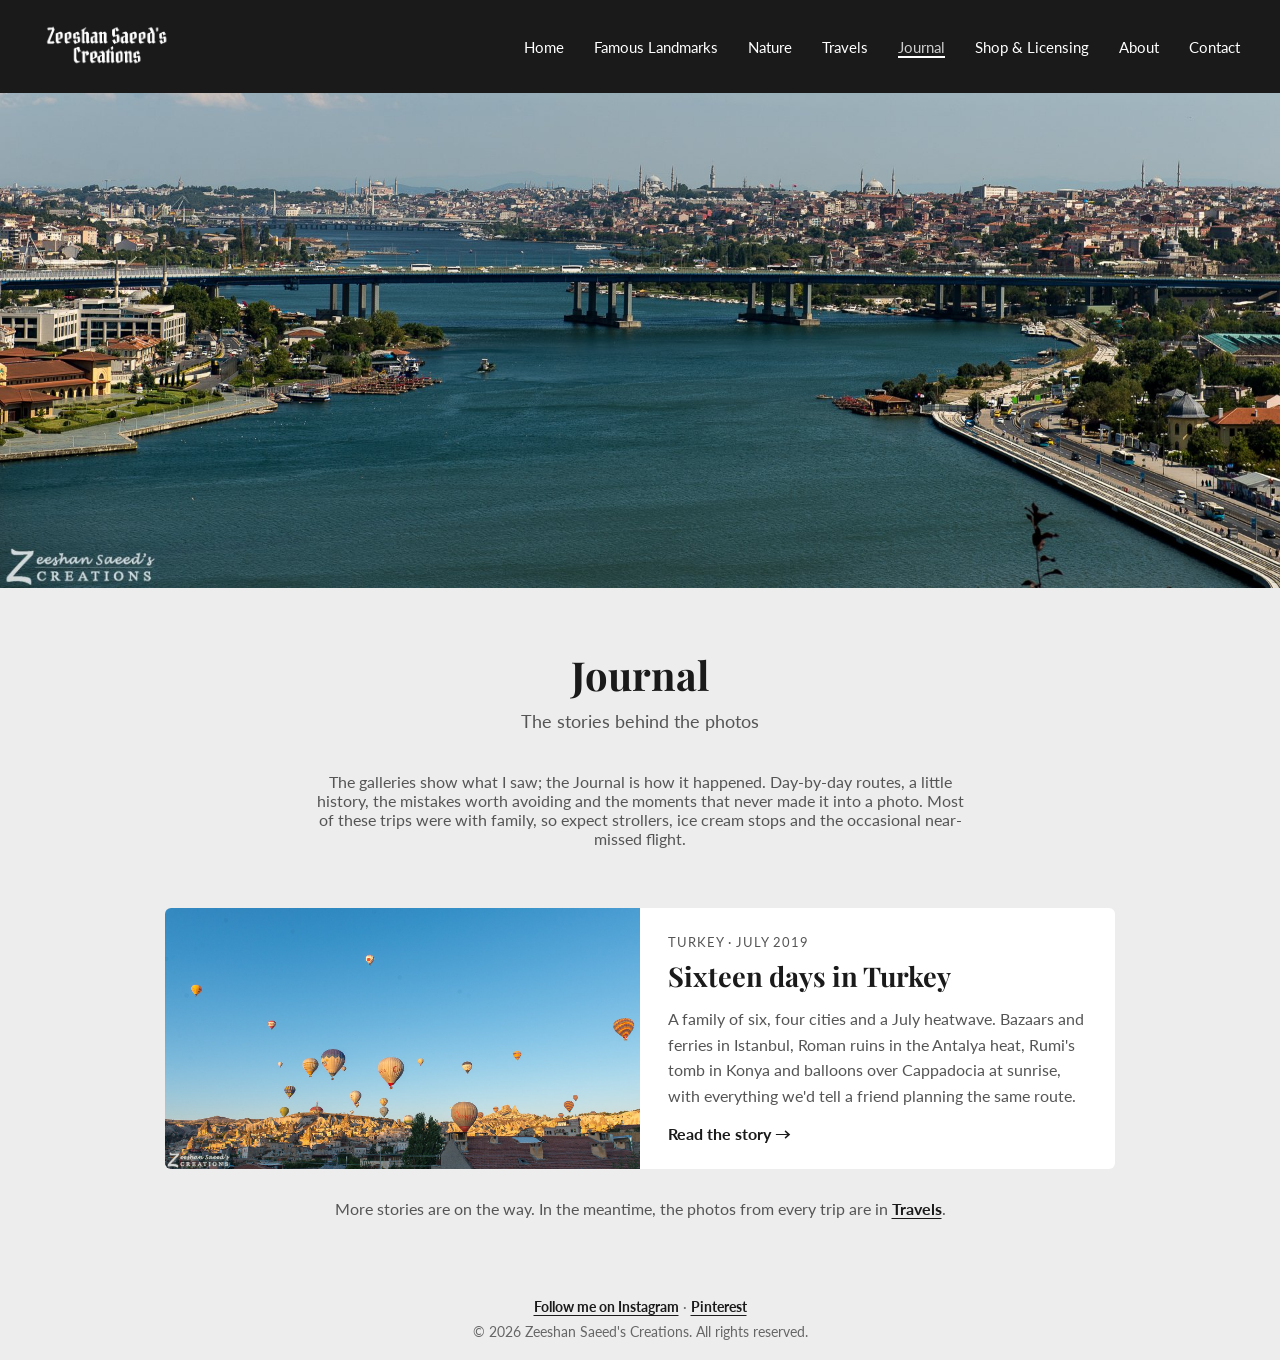
<file: journal.html>
<!DOCTYPE html>
<html lang="en">
<head>
  <meta charset="UTF-8">
  <meta name="viewport" content="width=device-width, initial-scale=1">
  <title>Travel Journal: Trip Stories &amp; Photos | Zeeshan Saeed</title>
  <link rel="canonical" href="https://zeeshansaeedcreations.com/journal.html">
  <link rel="icon" type="image/png" href="images/logo_black_transparent.png">
  <meta name="description" content="Travel stories from Zeeshan Saeed's trips: day-by-day routes, history, family travel tips and the photos behind each gallery.">
  <meta property="og:type" content="website">
  <meta property="og:site_name" content="Zeeshan Saeed's Creations">
  <meta property="og:title" content="Travel Journal: Trip Stories &amp; Photos | Zeeshan Saeed">
  <meta property="og:description" content="Travel stories from Zeeshan Saeed's trips: day-by-day routes, history, family travel tips and the photos behind each gallery.">
  <meta property="og:url" content="https://zeeshansaeedcreations.com/journal.html">
  <meta property="og:image" content="https://zeeshansaeedcreations.com/images/travels/turkey/turkey-28.jpg">
  <meta name="twitter:card" content="summary_large_image">
  <link rel="preconnect" href="https://fonts.googleapis.com">
  <link href="https://fonts.googleapis.com/css2?family=Playfair+Display:wght@600;700&family=Lato:wght@400;700&display=swap" rel="stylesheet">
  <link rel="preload" as="image" href="images/travels/turkey/turkey-11.jpg" fetchpriority="high">
  <link rel="stylesheet" href="style.css">
  <!-- GoatCounter: private page-view stats (no cookies, invisible to visitors) -->
  <script data-goatcounter="https://zeeshansaeed.goatcounter.com/count" async src="//gc.zgo.at/count.js"></script>
</head>
<body>

<header class="navbar" id="home">
  <div class="logo"><img src="images/logo_white_transparent.png" alt="Zeeshan Saeed's Creations logo"></div>
  <nav aria-label="Main">
    <button type="button" class="hamburger" id="hamburgerBtn" aria-label="Menu" aria-expanded="false" aria-controls="primary-menu"><span aria-hidden="true">&#9776;</span></button>
    <ul class="nav-links" id="primary-menu">
      <li><a href="/">Home</a></li>
      <li><a href="famous-landmark.html">Famous Landmarks</a></li>
      <li><a href="nature.html">Nature</a></li>
      <li class="dropdown">
        <a href="travels.html">Travels</a>
        <ul class="dropdown-menu">
          <li><a href="turkey.html">Turkey</a></li>
          <li><a href="prague.html">Prague</a></li>
          <li><a href="amsterdam.html">Amsterdam</a></li>
          <li><a href="bruges.html">Bruges</a></li>
          <li><a href="paris.html">Paris</a></li>
          <li><a href="helsinki.html">Helsinki</a></li>
          <li><a href="tallinn.html">Tallinn</a></li>
        </ul>
      </li>
      <li><a href="journal.html" class="active">Journal</a></li>
      <li><a href="shop.html">Shop &amp; Licensing</a></li>
      <li><a href="/#about">About</a></li>
      <li><a href="/#contact">Contact</a></li>
    </ul>
  </nav>
</header>

<main>
  <section class="hero hero-short" style="background-image: url('images/travels/turkey/turkey-11.jpg');"></section>

  <section class="intro">
    <h1>Journal</h1>
    <p>The stories behind the photos</p>
  </section>

  <section class="about">
    <p>The galleries show what I saw; the Journal is how it happened. Day-by-day routes, a little history, the mistakes worth avoiding and the moments that never made it into a photo. Most of these trips were with family, so expect strollers, ice cream stops and the occasional near-missed flight.</p>
  </section>

  <!-- Journal stories, newest first. To add one: copy a <li class="post-card"> block and change the link, photo and text. -->
  <ul class="post-list">
    <li class="post-card">
      <div class="post-card-photo">
        <img src="images/travels/turkey/turkey-28.jpg" alt="" loading="lazy" decoding="async">
      </div>
      <div class="post-card-body">
        <p class="post-eyebrow">Turkey · July 2019</p>
        <h2><a href="journal-turkey.html">Sixteen days in Turkey</a></h2>
        <p class="post-card-teaser">A family of six, four cities and a July heatwave. Bazaars and ferries in Istanbul, Roman ruins in the Antalya heat, Rumi's tomb in Konya and balloons over Cappadocia at sunrise, with everything we'd tell a friend planning the same route.</p>
        <p class="city-card-meta">Read the story <span aria-hidden="true">&rarr;</span></p>
      </div>
    </li>
  </ul>

  <p class="journal-more">More stories are on the way. In the meantime, the photos from every trip are in <a href="travels.html">Travels</a>.</p>
</main>

<footer>
  <p class="footer-social"><a href="https://www.instagram.com/zeeshansaeed80/" target="_blank" rel="noopener">Follow me on Instagram<span class="visually-hidden"> (opens in a new tab)</span></a> &middot; <a href="https://www.pinterest.com/zeeshansaeedffl/" target="_blank" rel="noopener">Pinterest<span class="visually-hidden"> (opens in a new tab)</span></a></p>
  <p>&copy; 2026 Zeeshan Saeed's Creations. All rights reserved.</p>
</footer>

<script src="script.js"></script>
</body>
</html>
</file>
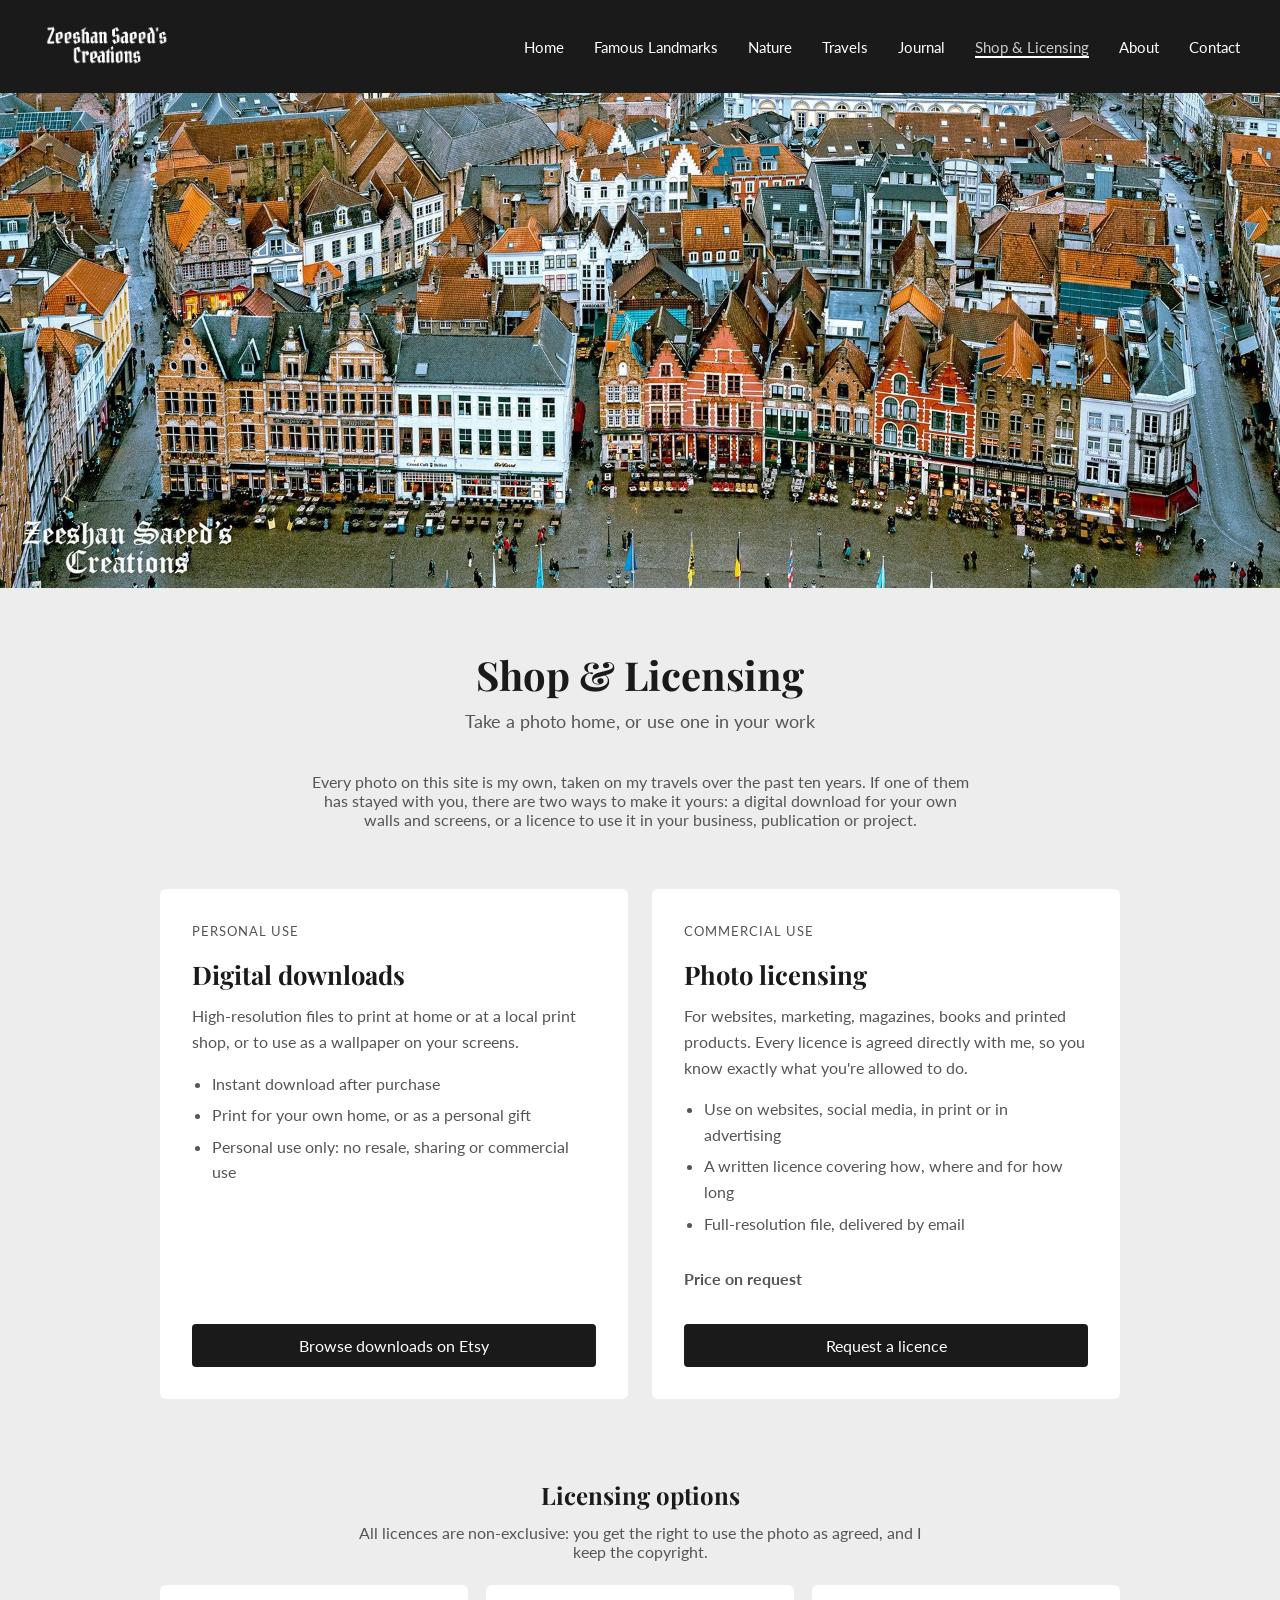
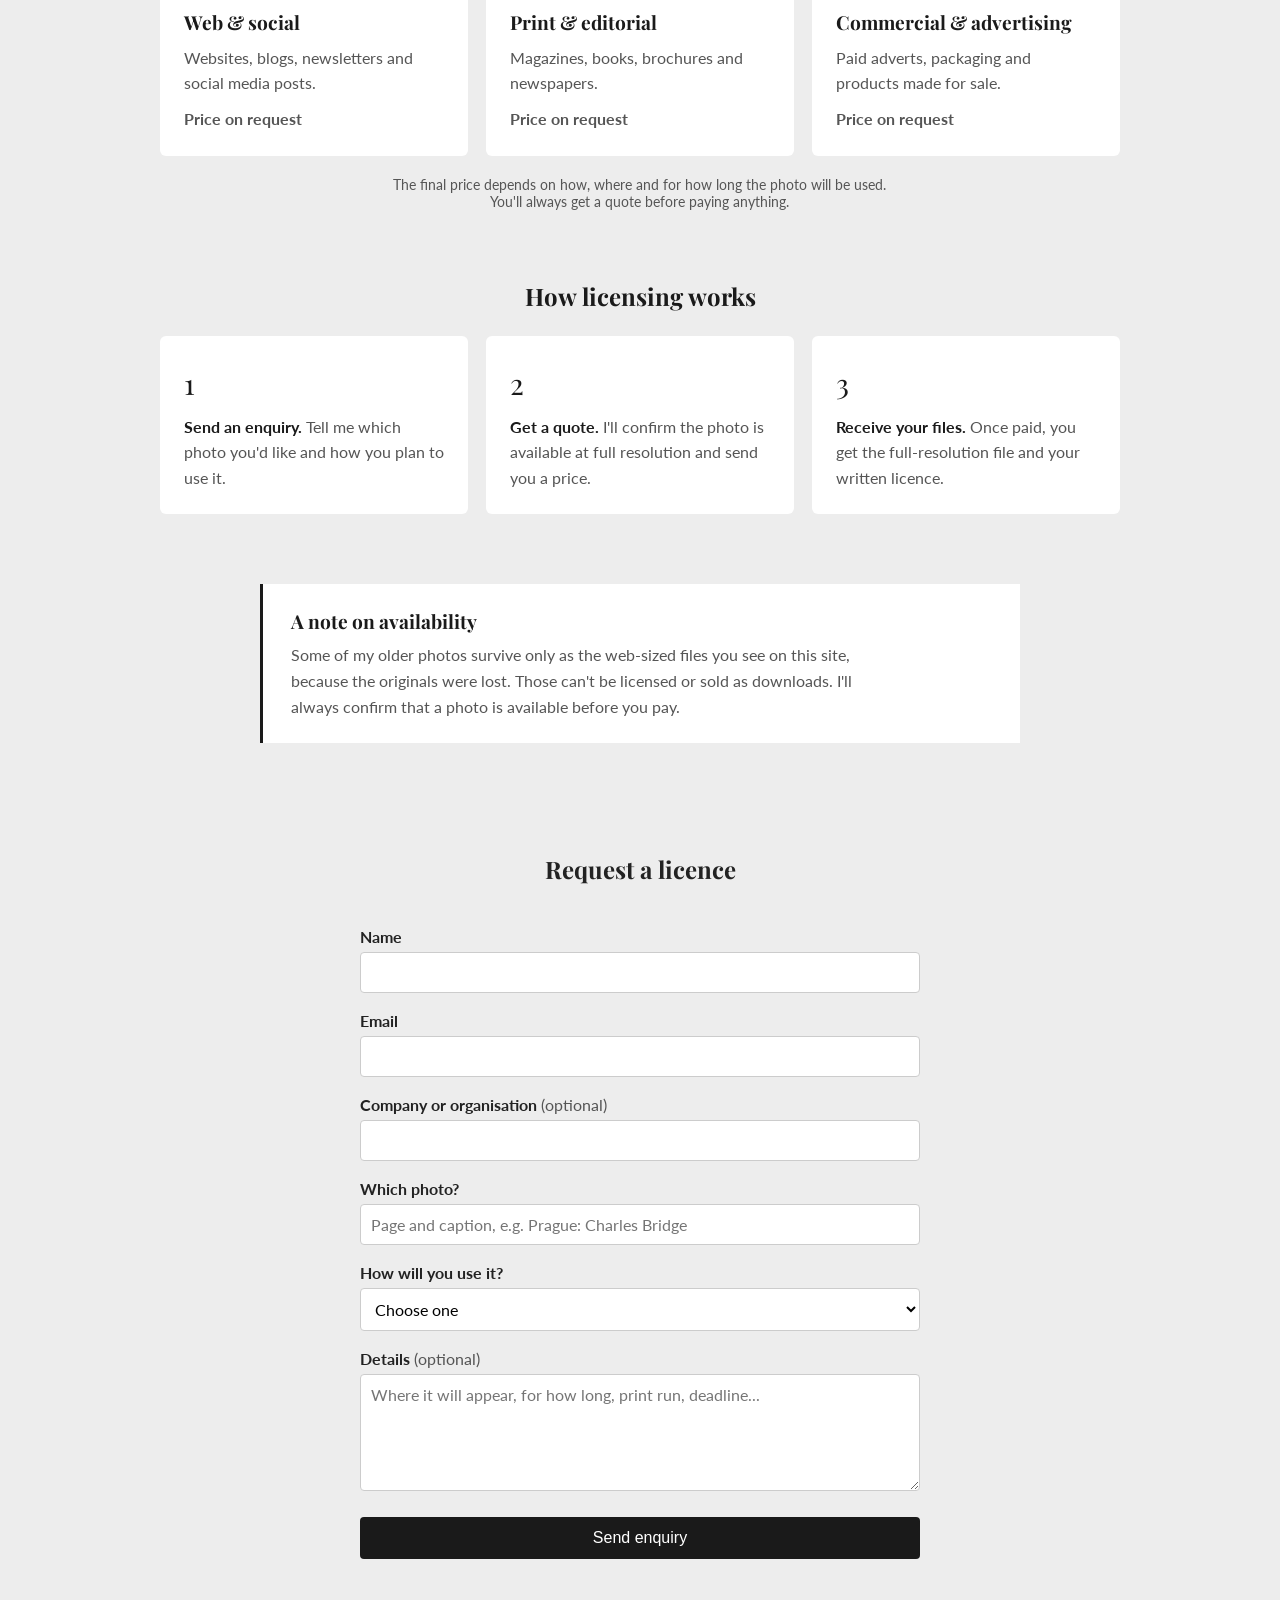
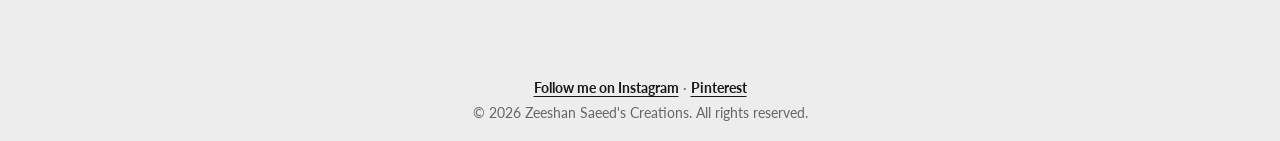
<file: shop.html>
<!DOCTYPE html>
<html lang="en">
<head>
  <meta charset="UTF-8">
  <meta name="viewport" content="width=device-width, initial-scale=1">
  <title>Travel Photo Downloads &amp; Licensing | Zeeshan Saeed</title>
  <link rel="canonical" href="https://zeeshansaeedcreations.com/shop.html">
  <link rel="icon" type="image/png" href="images/logo_black_transparent.png">
  <meta name="description" content="Buy travel and landmark photo downloads for personal use, or request a licence for web, print and advertising. Prices on request. By Zeeshan Saeed.">
  <meta property="og:type" content="website">
  <meta property="og:site_name" content="Zeeshan Saeed's Creations">
  <meta property="og:title" content="Travel Photo Downloads &amp; Licensing | Zeeshan Saeed">
  <meta property="og:description" content="Buy travel and landmark photo downloads for personal use, or request a licence for web, print and advertising. Prices on request. By Zeeshan Saeed.">
  <meta property="og:url" content="https://zeeshansaeedcreations.com/shop.html">
  <meta property="og:image" content="https://zeeshansaeedcreations.com/images/famous-landmark/famous-landmark-hero.jpg">
  <meta name="twitter:card" content="summary_large_image">
  <link rel="preconnect" href="https://fonts.googleapis.com">
  <link href="https://fonts.googleapis.com/css2?family=Playfair+Display:wght@600;700&family=Lato:wght@400;700&display=swap" rel="stylesheet">
  <link rel="preload" as="image" href="images/famous-landmark/famous-landmark-hero.jpg" fetchpriority="high">
  <link rel="stylesheet" href="style.css">
  <!-- GoatCounter: private page-view stats (no cookies, invisible to visitors) -->
  <script data-goatcounter="https://zeeshansaeed.goatcounter.com/count" async src="//gc.zgo.at/count.js"></script>
</head>
<body>

<header class="navbar" id="home">
  <div class="logo"><img src="images/logo_white_transparent.png" alt="Zeeshan Saeed's Creations logo"></div>
  <nav aria-label="Main">
    <button type="button" class="hamburger" id="hamburgerBtn" aria-label="Menu" aria-expanded="false" aria-controls="primary-menu"><span aria-hidden="true">&#9776;</span></button>
    <ul class="nav-links" id="primary-menu">
      <li><a href="/">Home</a></li>
      <li><a href="famous-landmark.html">Famous Landmarks</a></li>
      <li><a href="nature.html">Nature</a></li>
      <li class="dropdown">
        <a href="travels.html">Travels</a>
        <ul class="dropdown-menu">
          <li><a href="turkey.html">Turkey</a></li>
          <li><a href="prague.html">Prague</a></li>
          <li><a href="amsterdam.html">Amsterdam</a></li>
          <li><a href="bruges.html">Bruges</a></li>
          <li><a href="paris.html">Paris</a></li>
          <li><a href="helsinki.html">Helsinki</a></li>
          <li><a href="tallinn.html">Tallinn</a></li>
        </ul>
      </li>
      <li><a href="journal.html">Journal</a></li>
      <li><a href="shop.html" class="active">Shop &amp; Licensing</a></li>
      <li><a href="/#about">About</a></li>
      <li><a href="/#contact">Contact</a></li>
    </ul>
  </nav>
</header>

<main>
  <section class="hero hero-short" style="background-image: url('images/famous-landmark/famous-landmark-hero.jpg');"></section>

  <section class="intro">
    <h1>Shop &amp; Licensing</h1>
    <p>Take a photo home, or use one in your work</p>
  </section>

  <section class="about">
    <p>Every photo on this site is my own, taken on my travels over the past ten years. If one of them has stayed with you, there are two ways to make it yours: a digital download for your own walls and screens, or a licence to use it in your business, publication or project.</p>
  </section>

  <!-- Two paths: personal use (Etsy) and commercial use (direct licence) -->
  <section class="shop-options">
    <article class="shop-card">
      <p class="shop-eyebrow">Personal use</p>
      <h2>Digital downloads</h2>
      <p>High-resolution files to print at home or at a local print shop, or to use as a wallpaper on your screens.</p>
      <ul>
        <li>Instant download after purchase</li>
        <li>Print for your own home, or as a personal gift</li>
        <li>Personal use only: no resale, sharing or commercial use</li>
      </ul>
      <a class="shop-button" href="https://www.etsy.com/shop/ZeeshanSaeedStudio" target="_blank" rel="noopener">Browse downloads on Etsy<span class="visually-hidden"> (opens in a new tab)</span></a>
    </article>

    <article class="shop-card">
      <p class="shop-eyebrow">Commercial use</p>
      <h2>Photo licensing</h2>
      <p>For websites, marketing, magazines, books and printed products. Every licence is agreed directly with me, so you know exactly what you're allowed to do.</p>
      <ul>
        <li>Use on websites, social media, in print or in advertising</li>
        <li>A written licence covering how, where and for how long</li>
        <li>Full-resolution file, delivered by email</li>
      </ul>
      <p class="shop-price">Price on request</p>
      <a class="shop-button" href="#licence-enquiry">Request a licence</a>
    </article>
  </section>

  <section class="shop-section">
    <h2>Licensing options</h2>
    <p class="shop-section-intro">All licences are non-exclusive: you get the right to use the photo as agreed, and I keep the copyright.</p>
    <div class="tier-grid">
      <div class="tier">
        <h3>Web &amp; social</h3>
        <p>Websites, blogs, newsletters and social media posts.</p>
        <p class="shop-price">Price on request</p>
      </div>
      <div class="tier">
        <h3>Print &amp; editorial</h3>
        <p>Magazines, books, brochures and newspapers.</p>
        <p class="shop-price">Price on request</p>
      </div>
      <div class="tier">
        <h3>Commercial &amp; advertising</h3>
        <p>Paid adverts, packaging and products made for sale.</p>
        <p class="shop-price">Price on request</p>
      </div>
    </div>
    <p class="shop-fineprint">The final price depends on how, where and for how long the photo will be used. You'll always get a quote before paying anything.</p>
  </section>

  <section class="shop-section">
    <h2>How licensing works</h2>
    <ol class="shop-steps">
      <li><strong>Send an enquiry.</strong> Tell me which photo you'd like and how you plan to use it.</li>
      <li><strong>Get a quote.</strong> I'll confirm the photo is available at full resolution and send you a price.</li>
      <li><strong>Receive your files.</strong> Once paid, you get the full-resolution file and your written licence.</li>
    </ol>
  </section>

  <section class="shop-section">
    <div class="shop-note">
      <h3>A note on availability</h3>
      <p>Some of my older photos survive only as the web-sized files you see on this site, because the originals were lost. Those can't be licensed or sold as downloads. I'll always confirm that a photo is available before you pay.</p>
    </div>
  </section>

  <section class="contact" id="licence-enquiry">
    <h2>Request a licence</h2>
    <form id="contact-form" action="https://formspree.io/f/mbgjoqop" method="POST">
      <input type="hidden" name="_subject" value="Licensing enquiry - Zeeshan Saeed's Creations">
      <input type="text" name="_gotcha" tabindex="-1" autocomplete="off" aria-hidden="true">

      <label for="name">Name</label>
      <input type="text" id="name" name="name" required>

      <label for="email">Email</label>
      <input type="email" id="email" name="email" required>

      <label for="company">Company or organisation <span class="optional">(optional)</span></label>
      <input type="text" id="company" name="company">

      <label for="photo">Which photo?</label>
      <input type="text" id="photo" name="photo" placeholder="Page and caption, e.g. Prague: Charles Bridge" required>

      <label for="usage">How will you use it?</label>
      <select id="usage" name="usage" required>
        <option value="" disabled selected>Choose one</option>
        <option>Website or social media</option>
        <option>Print or editorial</option>
        <option>Advertising or products for sale</option>
        <option>Not sure yet</option>
      </select>

      <label for="details">Details <span class="optional">(optional)</span></label>
      <textarea id="details" name="details" rows="5" placeholder="Where it will appear, for how long, print run, deadline..."></textarea>

      <button type="submit">Send enquiry</button>

      <p id="form-status" class="form-status" role="status" aria-live="polite"></p>
    </form>
  </section>
</main>

<footer>
  <p class="footer-social"><a href="https://www.instagram.com/zeeshansaeed80/" target="_blank" rel="noopener">Follow me on Instagram<span class="visually-hidden"> (opens in a new tab)</span></a> &middot; <a href="https://www.pinterest.com/zeeshansaeedffl/" target="_blank" rel="noopener">Pinterest<span class="visually-hidden"> (opens in a new tab)</span></a></p>
  <p>&copy; 2026 Zeeshan Saeed's Creations. All rights reserved.</p>
</footer>

<script src="script.js"></script>
</body>
</html>
</file>
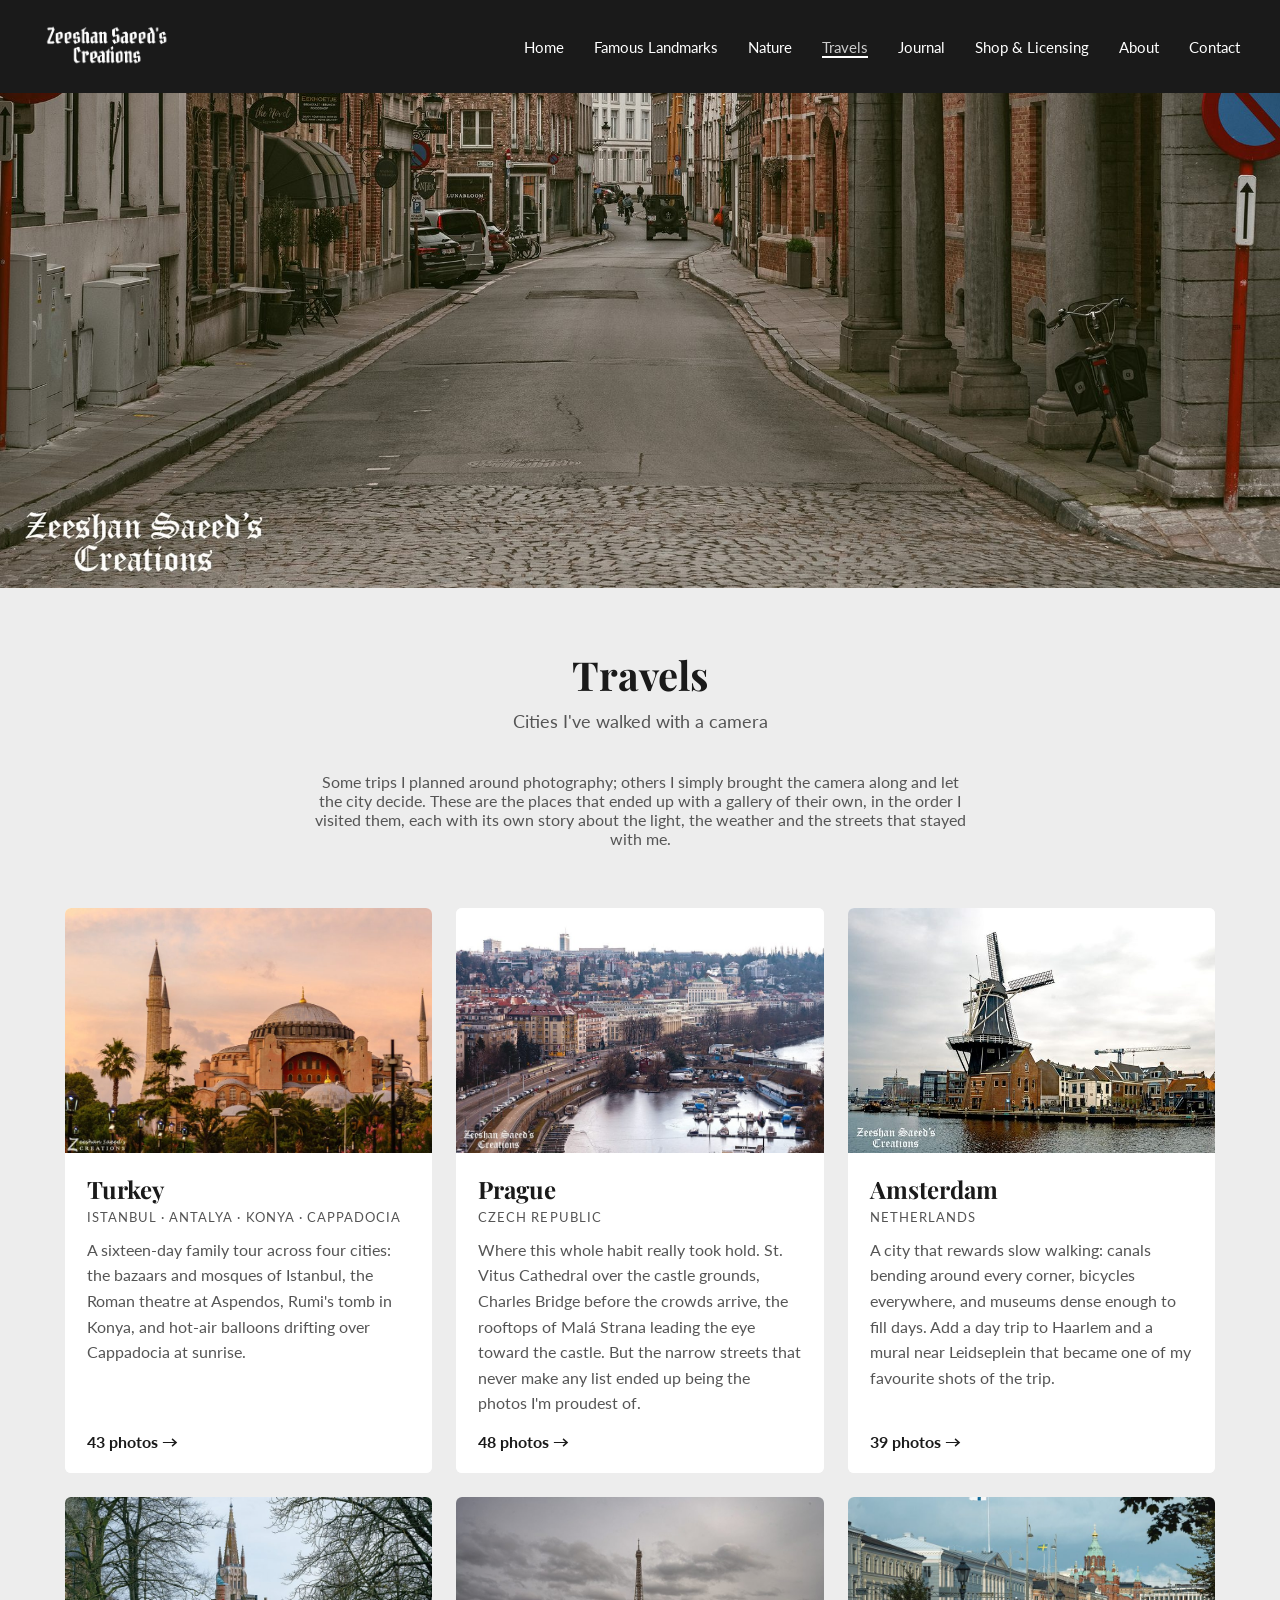
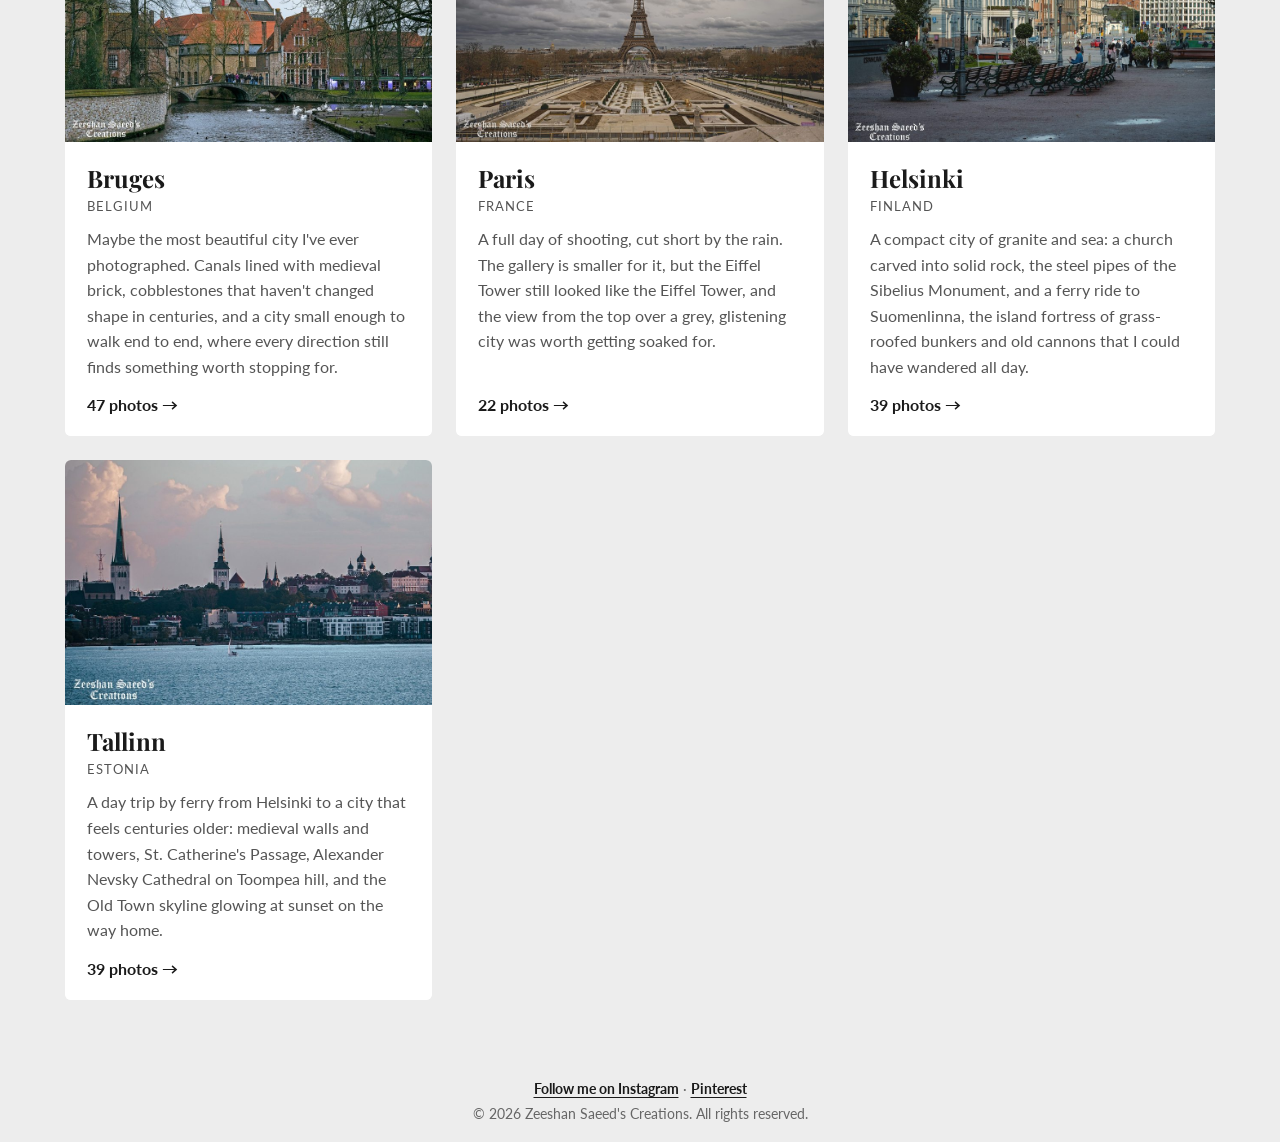
<file: travels.html>
<!DOCTYPE html>
<html lang="en">
<head>
  <meta charset="UTF-8">
  <meta name="viewport" content="width=device-width, initial-scale=1">
  <title>City Travel Photography Galleries | Zeeshan Saeed</title>
  <link rel="canonical" href="https://zeeshansaeedcreations.com/travels.html">
  <link rel="icon" type="image/png" href="images/logo_black_transparent.png">
  <meta name="description" content="City photography galleries from Turkey, Prague, Amsterdam, Bruges, Paris, Helsinki and Tallinn, each with its own photo story, by Zeeshan Saeed.">
  <meta property="og:type" content="website">
  <meta property="og:site_name" content="Zeeshan Saeed's Creations">
  <meta property="og:title" content="City Travel Photography Galleries | Zeeshan Saeed">
  <meta property="og:description" content="City photography galleries from Turkey, Prague, Amsterdam, Bruges, Paris, Helsinki and Tallinn, each with its own photo story, by Zeeshan Saeed.">
  <meta property="og:url" content="https://zeeshansaeedcreations.com/travels.html">
  <meta property="og:image" content="https://zeeshansaeedcreations.com/images/travels/prague/prague-hero.jpg">
  <meta name="twitter:card" content="summary_large_image">
  <link rel="preconnect" href="https://fonts.googleapis.com">
  <link href="https://fonts.googleapis.com/css2?family=Playfair+Display:wght@600;700&family=Lato:wght@400;700&display=swap" rel="stylesheet">
  <link rel="preload" as="image" href="images/travels/bruges/bruges-06.jpg" fetchpriority="high">
  <link rel="stylesheet" href="style.css">
  <!-- GoatCounter: private page-view stats (no cookies, invisible to visitors) -->
  <script data-goatcounter="https://zeeshansaeed.goatcounter.com/count" async src="//gc.zgo.at/count.js"></script>
</head>
<body>

<header class="navbar" id="home">
  <div class="logo"><img src="images/logo_white_transparent.png" alt="Zeeshan Saeed's Creations logo"></div>
  <nav aria-label="Main">
    <button type="button" class="hamburger" id="hamburgerBtn" aria-label="Menu" aria-expanded="false" aria-controls="primary-menu"><span aria-hidden="true">&#9776;</span></button>
    <ul class="nav-links" id="primary-menu">
      <li><a href="/">Home</a></li>
      <li><a href="famous-landmark.html">Famous Landmarks</a></li>
      <li><a href="nature.html">Nature</a></li>
      <li class="dropdown">
        <a href="travels.html" class="active">Travels</a>
        <ul class="dropdown-menu">
          <li><a href="turkey.html">Turkey</a></li>
          <li><a href="prague.html">Prague</a></li>
          <li><a href="amsterdam.html">Amsterdam</a></li>
          <li><a href="bruges.html">Bruges</a></li>
          <li><a href="paris.html">Paris</a></li>
          <li><a href="helsinki.html">Helsinki</a></li>
          <li><a href="tallinn.html">Tallinn</a></li>
        </ul>
      </li>
      <li><a href="journal.html">Journal</a></li>
      <li><a href="shop.html">Shop &amp; Licensing</a></li>
      <li><a href="/#about">About</a></li>
      <li><a href="/#contact">Contact</a></li>
    </ul>
  </nav>
</header>

<main>
  <section class="hero hero-short" style="background-image: url('images/travels/bruges/bruges-06.jpg');"></section>

  <section class="intro">
    <h1>Travels</h1>
    <p>Cities I've walked with a camera</p>
  </section>

  <section class="about">
    <p>Some trips I planned around photography; others I simply brought the camera along and let the city decide. These are the places that ended up with a gallery of their own, in the order I visited them, each with its own story about the light, the weather and the streets that stayed with me.</p>
  </section>

  <!-- City cards, in travel order. To add a city: copy one <li class="city-card"> block and change the link, photo, text and photo count. -->
  <ul class="city-grid">
    <li class="city-card">
      <div class="city-card-photo"><img src="images/travels/turkey/turkey-card.jpg" alt="" loading="lazy" decoding="async"></div>
      <div class="city-card-body">
        <h2><a href="turkey.html">Turkey</a></h2>
        <p class="city-card-country">Istanbul &middot; Antalya &middot; Konya &middot; Cappadocia</p>
        <p class="city-card-teaser">A sixteen-day family tour across four cities: the bazaars and mosques of Istanbul, the Roman theatre at Aspendos, Rumi's tomb in Konya, and hot-air balloons drifting over Cappadocia at sunrise.</p>
        <p class="city-card-meta">43 photos <span aria-hidden="true">&rarr;</span></p>
      </div>
    </li>
    <li class="city-card">
      <div class="city-card-photo"><img src="images/travels/prague/prague-card.jpg" alt="" loading="lazy" decoding="async"></div>
      <div class="city-card-body">
        <h2><a href="prague.html">Prague</a></h2>
        <p class="city-card-country">Czech Republic</p>
        <p class="city-card-teaser">Where this whole habit really took hold. St. Vitus Cathedral over the castle grounds, Charles Bridge before the crowds arrive, the rooftops of Mal&aacute; Strana leading the eye toward the castle. But the narrow streets that never make any list ended up being the photos I'm proudest of.</p>
        <p class="city-card-meta">48 photos <span aria-hidden="true">&rarr;</span></p>
      </div>
    </li>
    <li class="city-card">
      <div class="city-card-photo"><img src="images/travels/amsterdam/amsterdam-card.jpg" alt="" loading="lazy" decoding="async"></div>
      <div class="city-card-body">
        <h2><a href="amsterdam.html">Amsterdam</a></h2>
        <p class="city-card-country">Netherlands</p>
        <p class="city-card-teaser">A city that rewards slow walking: canals bending around every corner, bicycles everywhere, and museums dense enough to fill days. Add a day trip to Haarlem and a mural near Leidseplein that became one of my favourite shots of the trip.</p>
        <p class="city-card-meta">39 photos <span aria-hidden="true">&rarr;</span></p>
      </div>
    </li>
    <li class="city-card">
      <div class="city-card-photo"><img src="images/travels/bruges/bruges-card.jpg" alt="" loading="lazy" decoding="async"></div>
      <div class="city-card-body">
        <h2><a href="bruges.html">Bruges</a></h2>
        <p class="city-card-country">Belgium</p>
        <p class="city-card-teaser">Maybe the most beautiful city I've ever photographed. Canals lined with medieval brick, cobblestones that haven't changed shape in centuries, and a city small enough to walk end to end, where every direction still finds something worth stopping for.</p>
        <p class="city-card-meta">47 photos <span aria-hidden="true">&rarr;</span></p>
      </div>
    </li>
    <li class="city-card">
      <div class="city-card-photo"><img src="images/travels/paris/paris-card.jpg" alt="" loading="lazy" decoding="async"></div>
      <div class="city-card-body">
        <h2><a href="paris.html">Paris</a></h2>
        <p class="city-card-country">France</p>
        <p class="city-card-teaser">A full day of shooting, cut short by the rain. The gallery is smaller for it, but the Eiffel Tower still looked like the Eiffel Tower, and the view from the top over a grey, glistening city was worth getting soaked for.</p>
        <p class="city-card-meta">22 photos <span aria-hidden="true">&rarr;</span></p>
      </div>
    </li>
    <li class="city-card">
      <div class="city-card-photo"><img src="images/travels/helsinki/helsinki-card.jpg" alt="" loading="lazy" decoding="async"></div>
      <div class="city-card-body">
        <h2><a href="helsinki.html">Helsinki</a></h2>
        <p class="city-card-country">Finland</p>
        <p class="city-card-teaser">A compact city of granite and sea: a church carved into solid rock, the steel pipes of the Sibelius Monument, and a ferry ride to Suomenlinna, the island fortress of grass-roofed bunkers and old cannons that I could have wandered all day.</p>
        <p class="city-card-meta">39 photos <span aria-hidden="true">&rarr;</span></p>
      </div>
    </li>
    <li class="city-card">
      <div class="city-card-photo"><img src="images/travels/tallinn/tallinn-card.jpg" alt="" loading="lazy" decoding="async"></div>
      <div class="city-card-body">
        <h2><a href="tallinn.html">Tallinn</a></h2>
        <p class="city-card-country">Estonia</p>
        <p class="city-card-teaser">A day trip by ferry from Helsinki to a city that feels centuries older: medieval walls and towers, St. Catherine's Passage, Alexander Nevsky Cathedral on Toompea hill, and the Old Town skyline glowing at sunset on the way home.</p>
        <p class="city-card-meta">39 photos <span aria-hidden="true">&rarr;</span></p>
      </div>
    </li>
  </ul>
</main>

<footer>
  <p class="footer-social"><a href="https://www.instagram.com/zeeshansaeed80/" target="_blank" rel="noopener">Follow me on Instagram<span class="visually-hidden"> (opens in a new tab)</span></a> &middot; <a href="https://www.pinterest.com/zeeshansaeedffl/" target="_blank" rel="noopener">Pinterest<span class="visually-hidden"> (opens in a new tab)</span></a></p>
  <p>&copy; 2026 Zeeshan Saeed's Creations. All rights reserved.</p>
</footer>

<script src="script.js"></script>
</body>
</html>
</file>
<file: style.css>
/* ---------- Reset ---------- */
* {
  margin: 0;
  padding: 0;
  box-sizing: border-box;
}

html {
  scroll-behavior: smooth;
}

h1, h2 {
  font-family: 'Playfair Display', serif;
}

body {
  font-family: 'Lato', Arial, sans-serif;
  color: #222;
  background-color: #ededed;
}

/* ---------- Navbar ---------- */
.navbar {
  display: flex;
  justify-content: space-between;
  align-items: center;
  padding: 20px 40px;
  background-color: #1a1a1a;
  color: white;
  position: relative;
}

.logo img {
  height: 50px;
  width: auto;
}

.nav-links {
  display: flex;
  list-style: none;
  gap: 30px;
}

.nav-links a {
  color: white;
  text-decoration: none;
  font-size: 0.95rem;
}

.nav-links a:hover {
  color: #ccc;
}
.nav-links a.active {
  color: #ccc;
  border-bottom: 2px solid white;
}

.dropdown {
  position: relative;
}

.dropdown-menu {
  display: none;
  position: absolute;
  top: 100%;
  left: 0;
  background-color: #1a1a1a;
  min-width: 150px;
  list-style: none;
  padding: 10px 0;
}

.dropdown-menu li {
  padding: 8px 20px;
}

/* Show the city list on mouse hover (devices with a real pointer) and keyboard focus */
@media (hover: hover) {
  .dropdown:hover .dropdown-menu {
    display: block;
  }
}

.dropdown:focus-within .dropdown-menu {
  display: block;
}

.hamburger {
  display: none;
  background: none;
  border: none;
  color: white;
  font-size: 1.8rem;
  cursor: pointer;
}

.hamburger:focus-visible {
  outline: 2px solid white;
  outline-offset: 2px;
  border-radius: 4px;
}

/* ---------- Hero ---------- */
.hero {
  height: 100vh;
  background-image: url('images/hero.jpg');
  background-size: cover;
  /* Anchor bottom-left so the watermark is never cropped off */
  background-position: left bottom;
}

/* ---------- Intro ---------- */
.intro {
  text-align: center;
  padding: 60px 20px 20px;
}

.intro h1 {
  font-size: 2.5rem;
  margin-bottom: 10px;
  color: #1a1a1a;
}

.intro p {
  font-size: 1.1rem;
  color: #555;
}

/* ---------- About ---------- */
.about {
  max-width: 700px;
  margin: 0 auto;
  padding: 20px 20px 60px;
  text-align: center;
}

.about p {
  color: #555;
}

.about p:not(:last-child) {
  margin-bottom: 16px;
}

/* ---------- Gallery ---------- */
.gallery {
  display: grid;
  grid-template-columns: repeat(4, 1fr);
  gap: 18px;
  padding: 25px 25px;
  max-width: 1500px;
  margin: 0 auto;
}

.gallery-item {
  position: relative;
  overflow: hidden;
  border-radius: 6px;
}

.gallery-item img {
  width: 100%;
  aspect-ratio: 3 / 2;
  object-fit: cover;
  display: block;
  transition: transform 0.3s ease;
}

.gallery-item:hover img {
  transform: scale(1.05);
}

/* Wide photos are cropped from the right (set by script.js) so the watermark isn't cut off */
.gallery-item img.crop-right {
  object-position: left center;
  transform-origin: left center;
}

.gallery-caption {
  position: absolute;
  bottom: 0;
  left: 0;
  width: 100%;
  padding: 12px 10px;
  background: linear-gradient(to top, rgba(0,0,0,0.75), transparent);
  color: white;
  font-size: 0.85rem;
  opacity: 0;
  transform: translateY(8px);
  transition: opacity 0.3s ease, transform 0.3s ease;
}

.gallery-item:hover .gallery-caption {
  opacity: 1;
  transform: translateY(0);
}

/* Thumbnails are wrapped in buttons by script.js so they work with the keyboard */
.gallery-open {
  display: block;
  width: 100%;
  padding: 0;
  border: 0;
  background: none;
  cursor: pointer;
}

/* Clicks on the caption strip should reach the photo button underneath */
.gallery-caption {
  pointer-events: none;
}

/* Keyboard focus: outline the photo and show its caption, like hover does */
.gallery-item:has(.gallery-open:focus-visible) {
  outline: 3px solid #1a1a1a;
  outline-offset: 3px;
}

.gallery-item:has(.gallery-open:focus-visible) img {
  transform: scale(1.05);
}

.gallery-item:has(.gallery-open:focus-visible) .gallery-caption {
  opacity: 1;
  transform: translateY(0);
}
/* ---------- Services (kept for reuse on the parlour site later) ---------- */
.services {
  max-width: 1000px;
  margin: 0 auto;
  padding: 60px 20px;
}

.service-row {
  display: flex;
  align-items: center;
  gap: 40px;
  margin-bottom: 60px;
}

.service-row img {
  width: 50%;
  height: 300px;
  object-fit: cover;
  border-radius: 6px;
}

.service-text {
  width: 50%;
}

.service-text h2 {
  margin-bottom: 12px;
}

.service-row:nth-child(even) {
  flex-direction: row-reverse;
}

/* ---------- Contact ---------- */
.contact {
  max-width: 600px;
  margin: 0 auto;
  padding: 60px 20px;
}

.contact h2 {
  text-align: center;
  margin-bottom: 30px;
}

.contact form {
  display: flex;
  flex-direction: column;
  gap: 6px;
}

.contact label {
  font-weight: bold;
  margin-top: 12px;
}

.contact input,
.contact textarea {
  padding: 10px;
  border: 1px solid #ccc;
  border-radius: 4px;
  font-family: inherit;
  font-size: 1rem;
}

.contact input:focus,
.contact textarea:focus {
  outline: none;
  border-color: #1a1a1a;
}

.contact button {
  margin-top: 20px;
  padding: 12px;
  background-color: #1a1a1a;
  color: white;
  border: none;
  border-radius: 4px;
  font-size: 1rem;
  cursor: pointer;
}

.contact button:hover {
  background-color: #333;
}

.contact button[disabled] {
  opacity: 0.6;
  cursor: default;
}

/* Spam honeypot — hidden from users, visible to bots */
.contact input[name="_gotcha"] {
  position: absolute;
  left: -9999px;
  width: 1px;
  height: 1px;
  overflow: hidden;
}

.form-status {
  margin-top: 16px;
  text-align: center;
  font-size: 0.95rem;
  min-height: 1.2em;
}

.form-status.success {
  color: #1a7a3c;
}

.form-status.error {
  color: #b3261e;
}

/* ---------- Lightbox ---------- */
.lightbox.hidden {
  display: none;
}

.lightbox {
  position: fixed;
  top: 0;
  left: 0;
  width: 100%;
  height: 100%;
  background: rgba(0, 0, 0, 0.95);
  display: flex;
  align-items: center;
  justify-content: center;
  cursor: pointer;
}

.lightbox img {
  max-width: 90%;
  max-height: 90%;
  border-radius: 6px;
}

/* Discourage casual saving of photos (drag, selection, iOS long-press menu) */
.gallery img,
.lightbox img {
  -webkit-user-drag: none;
  user-select: none;
  -webkit-user-select: none;
  -webkit-touch-callout: none;
}

.lightbox-close {
  position: absolute;
  top: 20px;
  right: 30px;
  font-size: 2.5rem;
  color: white;
  cursor: pointer;
}

.lightbox-arrow {
  position: absolute;
  top: 50%;
  transform: translateY(-50%);
  font-size: 2rem;
  color: white;
  cursor: pointer;
  padding: 10px;
  user-select: none;
}

.lightbox-prev {
  left: 20px;
}

.lightbox-next {
  right: 20px;
}

.lightbox-arrow:hover,
.lightbox-close:hover {
  color: #ccc;
}

/* Lightbox controls are real buttons: remove default button styling */
.lightbox-close,
.lightbox-arrow {
  background: none;
  border: 0;
  font-family: inherit;
  line-height: 1;
}

/* Comfortable tap area (at least 44 x 44 px) for the close button */
.lightbox-close {
  min-width: 44px;
  min-height: 44px;
  display: flex;
  align-items: center;
  justify-content: center;
}

.lightbox-close:focus-visible,
.lightbox-arrow:focus-visible {
  outline: 2px solid white;
  outline-offset: 4px;
  border-radius: 4px;
}

/* Stop the page behind the lightbox from scrolling */
body.lightbox-open {
  overflow: hidden;
}

/* Horizontal swipes are handled by script.js; keep vertical panning and pinch-to-zoom */
.lightbox {
  touch-action: pan-y pinch-zoom;
}

/* Text for screen readers only */
.visually-hidden {
  position: absolute;
  width: 1px;
  height: 1px;
  margin: -1px;
  padding: 0;
  overflow: hidden;
  clip: rect(0, 0, 0, 0);
  white-space: nowrap;
  border: 0;
}

/* ---------- Footer ---------- */
footer {
  text-align: center;
  padding: 20px;
  color: #666;
  font-size: 0.9rem;
}

.footer-social {
  margin-bottom: 8px;
}

.footer-social a,
.contact-intro a {
  color: #1a1a1a;
  font-weight: bold;
  text-underline-offset: 3px;
}

.footer-social a:hover,
.contact-intro a:hover {
  color: #555;
}

.contact .contact-intro {
  text-align: center;
  color: #555;
  margin: -16px 0 20px;
}

/* ---------- Mobile overrides (always last) ---------- */
@media (max-width: 600px) {
  .logo img {
    height: 36px;
  }

  .hamburger {
    display: block;
    min-width: 44px;
    min-height: 44px;
    padding: 0;
    line-height: 1;
  }

  .nav-links {
    display: none;
    position: absolute;
    top: 100%;
    left: 0;
    width: 100%;
    flex-direction: column;
    background-color: #1a1a1a;
    text-align: center;
    padding: 20px 0;
  }

  .nav-links.active {
    display: flex;
  }

  /* On phones, "Travels" opens the Travels page, which lists every city */
  .nav-links .dropdown-menu,
  .nav-links .dropdown:focus-within .dropdown-menu {
    display: none;
  }

  .gallery {
    grid-template-columns: repeat(1, 1fr);
  }

  .service-row {
    flex-direction: column;
  }

  .service-row img,
  .service-text {
    width: 100%;
  }
}
/* ---------- 404 Page ---------- */
.not-found {
  min-height: 60vh;
  display: flex;
  flex-direction: column;
  align-items: center;
  justify-content: center;
  text-align: center;
  padding: 60px 20px;
}

.not-found h1 {
  font-size: 5rem;
  color: #1a1a1a;
}

.not-found p {
  font-size: 1.1rem;
  color: #555;
  margin-bottom: 24px;
}

.not-found-link {
  background-color: #1a1a1a;
  color: white;
  padding: 12px 24px;
  border-radius: 4px;
  text-decoration: none;
  font-size: 1rem;
}

.not-found-link:hover {
  background-color: #333;
}
@view-transition {
  navigation: auto;
}
.lightbox-caption {
  position: absolute;
  bottom: 30px;
  left: 50%;
  transform: translateX(-50%);
  color: white;
  font-size: 1rem;
  text-align: center;
  background: rgba(0, 0, 0, 0.5);
  padding: 8px 20px;
  border-radius: 4px;
  max-width: 80%;
}

/* ---------- Shop & Licensing page ---------- */
.hero-short {
  height: 55vh;
}

.shop-options {
  display: grid;
  grid-template-columns: repeat(2, 1fr);
  gap: 24px;
  max-width: 1000px;
  margin: 0 auto;
  padding: 0 20px 60px;
}

.shop-card {
  background: white;
  border-radius: 6px;
  padding: 32px;
  display: flex;
  flex-direction: column;
}

.shop-eyebrow {
  font-size: 0.8rem;
  letter-spacing: 0.08em;
  text-transform: uppercase;
  color: #555;
  margin-bottom: 8px;
}

.shop-card h2 {
  font-size: 1.6rem;
  color: #1a1a1a;
  margin-bottom: 12px;
}

.shop-card p,
.shop-card li,
.tier p,
.shop-steps li,
.shop-note p {
  color: #555;
  line-height: 1.6;
}

.shop-card > p {
  margin-bottom: 16px;
}

.shop-card ul {
  padding-left: 20px;
  margin-bottom: 24px;
}

.shop-card li {
  margin-bottom: 6px;
}

.shop-card .shop-price {
  margin-top: auto;
}


.shop-price {
  font-weight: 700;
  color: #1a1a1a;
}

.shop-button {
  display: inline-block;
  margin-top: 16px;
  padding: 12px 24px;
  background-color: #1a1a1a;
  color: white;
  border-radius: 4px;
  text-align: center;
  text-decoration: none;
}

.shop-button:hover {
  background-color: #333;
}

.shop-button-disabled,
.shop-button-disabled:hover {
  background-color: transparent;
  color: #555;
  border: 1px dashed #888;
  cursor: default;
}

.shop-section {
  max-width: 1000px;
  margin: 0 auto;
  padding: 20px 20px 50px;
}

.shop-section h2 {
  text-align: center;
  color: #1a1a1a;
  margin-bottom: 12px;
}

.shop-section-intro,
.shop-fineprint {
  text-align: center;
  color: #555;
  max-width: 36em;
  margin: 0 auto;
}

.shop-section-intro {
  margin-bottom: 24px;
}

.shop-fineprint {
  font-size: 0.9rem;
  margin-top: 20px;
}

.tier-grid {
  display: grid;
  grid-template-columns: repeat(3, 1fr);
  gap: 18px;
}

.tier {
  background: white;
  border-radius: 6px;
  padding: 24px;
  display: flex;
  flex-direction: column;
  gap: 10px;
}

.tier h3,
.shop-note h3 {
  font-family: 'Playfair Display', serif;
  font-size: 1.2rem;
  color: #1a1a1a;
}

.tier .shop-price {
  margin-top: auto;
}

.shop-steps {
  list-style: none;
  counter-reset: step;
  display: grid;
  grid-template-columns: repeat(3, 1fr);
  gap: 18px;
  margin-top: 24px;
}

.shop-steps li {
  counter-increment: step;
  background: white;
  border-radius: 6px;
  padding: 24px;
}

.shop-steps li::before {
  content: counter(step);
  display: block;
  font-family: 'Playfair Display', serif;
  font-size: 1.8rem;
  color: #1a1a1a;
  margin-bottom: 8px;
}

.shop-steps strong {
  color: #1a1a1a;
}

.shop-note {
  background: white;
  border-left: 3px solid #1a1a1a;
  border-radius: 0;
  padding: 24px 28px;
  max-width: 760px;
  margin: 0 auto;
}

.shop-note h3 {
  margin-bottom: 8px;
}

.contact select {
  padding: 10px;
  border: 1px solid #ccc;
  border-radius: 4px;
  font-family: inherit;
  font-size: 1rem;
  background: white;
}

.contact select:focus {
  outline: none;
  border-color: #1a1a1a;
}

.contact .optional {
  font-weight: normal;
  color: #555;
}

@media (max-width: 800px) {
  .shop-options,
  .tier-grid,
  .shop-steps {
    grid-template-columns: 1fr;
  }

  .hero-short {
    height: 35vh;
  }
}

/* ---------- Travels page ---------- */
.city-grid {
  list-style: none;
  display: grid;
  grid-template-columns: repeat(3, 1fr);
  gap: 24px;
  max-width: 1200px;
  margin: 0 auto;
  padding: 0 25px 60px;
}

.city-card {
  position: relative;
  background: white;
  border-radius: 6px;
  overflow: hidden;
  display: flex;
  flex-direction: column;
}

.city-card-photo {
  overflow: hidden;
}

.city-card img {
  width: 100%;
  aspect-ratio: 3 / 2;
  object-fit: cover;
  /* Crop wide photos from the right so the watermark (bottom left) stays whole */
  object-position: left center;
  transform-origin: left bottom;
  display: block;
  transition: transform 0.3s ease;
}

.city-card:hover img,
.city-card:focus-within img {
  transform: scale(1.05);
}

.city-card-body {
  background: white;
  padding: 20px 22px 22px;
  display: flex;
  flex-direction: column;
  flex: 1;
}

.city-card h2 {
  font-size: 1.5rem;
  color: #1a1a1a;
}

.city-card h2 a {
  color: inherit;
  text-decoration: none;
}

/* The whole card is clickable through the city name link */
.city-card h2 a::after {
  content: "";
  position: absolute;
  inset: 0;
  z-index: 1;
}

.city-card:has(h2 a:focus-visible) {
  outline: 3px solid #1a1a1a;
  outline-offset: 3px;
}

.city-card h2 a:focus-visible {
  outline: none;
}

.city-card-country {
  font-size: 0.8rem;
  letter-spacing: 0.08em;
  text-transform: uppercase;
  color: #555;
  margin: 4px 0 12px;
}

.city-card-teaser {
  color: #555;
  line-height: 1.6;
  margin-bottom: 16px;
}

.city-card-meta {
  margin-top: auto;
  font-weight: bold;
  color: #1a1a1a;
}

.back-link {
  max-width: 1500px;
  margin: 0 auto;
  padding: 10px 25px 40px;
  text-align: center;
}

.back-link a {
  color: #1a1a1a;
  font-weight: bold;
  text-underline-offset: 3px;
}

.back-link a:hover {
  color: #555;
}

@media (max-width: 1000px) {
  .city-grid {
    grid-template-columns: repeat(2, 1fr);
  }
}

@media (max-width: 600px) {
  .city-grid {
    grid-template-columns: 1fr;
  }
}

/* City headings inside multi-city galleries (e.g. Turkey) */
.gallery-heading {
  max-width: 1500px;
  margin: 30px auto 0;
  padding: 0 25px;
  font-size: 1.6rem;
  color: #1a1a1a;
}

/* Touch screens have no hover: show captions as a plain line under each photo */
@media (hover: none) {
  .gallery-caption {
    position: static;
    opacity: 1;
    transform: none;
    background: none;
    color: #555;
    padding: 8px 2px 0;
  }
}

/* ---------- Journal index ---------- */
.post-list {
  list-style: none;
  max-width: 1000px;
  margin: 0 auto;
  padding: 0 25px 60px;
  display: grid;
  gap: 24px;
}

.post-card {
  position: relative;
  display: grid;
  grid-template-columns: 1fr 1fr;
  background: white;
  border-radius: 6px;
  overflow: hidden;
}

.post-card-photo {
  overflow: hidden;
}

.post-card img {
  width: 100%;
  height: 100%;
  min-height: 240px;
  object-fit: cover;
  /* Keep the bottom-left watermark in frame */
  object-position: left bottom;
  transform-origin: left bottom;
  display: block;
  transition: transform 0.3s ease;
}

.post-card:hover img,
.post-card:focus-within img {
  transform: scale(1.05);
}

.post-card-body {
  padding: 26px 28px;
  display: flex;
  flex-direction: column;
}

.post-card h2 {
  font-size: 1.7rem;
  color: #1a1a1a;
  margin-bottom: 12px;
}

.post-card h2 a {
  color: inherit;
  text-decoration: none;
}

/* The whole card is clickable through the title link */
.post-card h2 a::after {
  content: "";
  position: absolute;
  inset: 0;
  z-index: 1;
}

.post-card:has(h2 a:focus-visible) {
  outline: 3px solid #1a1a1a;
  outline-offset: 3px;
}

.post-card h2 a:focus-visible {
  outline: none;
}

.post-card-teaser {
  color: #555;
  line-height: 1.6;
  margin-bottom: 16px;
}

.post-eyebrow {
  font-size: 0.8rem;
  letter-spacing: 0.08em;
  text-transform: uppercase;
  color: #555;
  margin-bottom: 8px;
}

.post-eyebrow a {
  color: inherit;
  text-underline-offset: 3px;
}

@media (max-width: 700px) {
  .post-card {
    grid-template-columns: 1fr;
  }

  .post-card img {
    min-height: 0;
    aspect-ratio: 3 / 2;
  }
}

/* ---------- Journal story ---------- */
.post {
  max-width: 760px;
  margin: 0 auto;
  padding: 50px 20px 20px;
}

.post-header {
  text-align: center;
  margin-bottom: 30px;
}

.post-header h1 {
  font-size: 2.6rem;
  line-height: 1.2;
  color: #1a1a1a;
  margin-bottom: 10px;
}

.post-meta {
  color: #555;
}

.trip-facts {
  display: grid;
  grid-template-columns: repeat(2, 1fr);
  gap: 16px 24px;
  background: white;
  border-radius: 6px;
  padding: 22px 24px;
  margin-bottom: 36px;
}

/* A longer fact (e.g. Highlights) runs across the full width */
.trip-facts-wide {
  grid-column: 1 / -1;
}

.trip-facts dt {
  font-size: 0.75rem;
  letter-spacing: 0.08em;
  text-transform: uppercase;
  color: #555;
  margin-bottom: 4px;
}

.trip-facts dd {
  color: #1a1a1a;
  line-height: 1.5;
}

.post-body {
  font-size: 1.08rem;
  line-height: 1.75;
}

.post-body p,
.post-body ul {
  margin-bottom: 1.2em;
}

.post-body ul {
  padding-left: 1.3em;
}

.post-body li {
  margin-bottom: 0.5em;
}

.post-body h2 {
  font-size: 2rem;
  color: #1a1a1a;
  margin: 2.2em 0 0.4em;
  scroll-margin-top: 20px;
}

.post-body h3 {
  font-family: 'Lato', Arial, sans-serif;
  font-size: 1.15rem;
  color: #1a1a1a;
  margin: 1.8em 0 0.5em;
}

.post-lead {
  font-size: 1.2rem;
  color: #1a1a1a;
}

.post-toc {
  border-left: 3px solid #1a1a1a;
  padding: 4px 0 4px 18px;
  margin-bottom: 1.5em;
}

.post-toc p {
  font-weight: bold;
  margin-bottom: 0.3em;
}

.post-toc ol {
  padding-left: 1.2em;
  margin: 0;
}

.post-toc li {
  margin-bottom: 0.2em;
}

.post-body a,
.post-toc a {
  color: #1a1a1a;
  text-underline-offset: 3px;
}

/* Story photos: full width (or a pair side by side), natural shape, caption always shown */
.post-photos {
  grid-template-columns: 1fr;
  padding: 6px 0 1.6em;
  max-width: none;
}

.post-photos-pair {
  grid-template-columns: 1fr 1fr;
  align-items: start;
}

.post-photos .gallery-item img,
.post-photos .gallery-item img.crop-right {
  aspect-ratio: auto;
  height: auto;
  max-height: 80vh;
  object-fit: contain;
  object-position: center;
}

.post-photos .gallery-item:hover img,
.post-photos .gallery-item:has(.gallery-open:focus-visible) img {
  transform: none;
}

.post-photos .gallery-caption {
  position: static;
  opacity: 1;
  transform: none;
  background: none;
  color: #555;
  font-size: 0.9rem;
  line-height: 1.4;
  padding: 8px 2px 0;
}

/* Tall photos in a story: keep them narrower so they don't fill the whole screen */
.post-photos-portrait {
  max-width: 460px;
  margin: 0 auto;
}

/* Side-by-side story photos share one shape so the pair lines up.
   Cropped from the bottom left to keep the watermark; the viewer still shows the whole photo. */
.post-photos-pair .gallery-item img,
.post-photos-pair .gallery-item img.crop-right {
  aspect-ratio: 3 / 2;
  max-height: none;
  object-fit: cover;
  object-position: left bottom;
}

/* Note under the Journal story list */
.journal-more {
  max-width: 1000px;
  margin: -30px auto 0;
  padding: 0 25px 60px;
  text-align: center;
  color: #555;
}

.journal-more a {
  color: #1a1a1a;
  font-weight: bold;
  text-underline-offset: 3px;
}

.photo-spots {
  background: white;
  border-radius: 6px;
  padding: 24px 26px 8px;
  margin: 2.5em 0 2em;
}

.photo-spots h2 {
  font-size: 1.5rem;
  margin: 0 0 0.6em;
}

.photo-spots h3 {
  margin-top: 1em;
}

.post-end {
  text-align: center;
  padding: 1em 0 1em;
}

.post-end p {
  color: #555;
}

.post-end .shop-button {
  color: white;
  text-decoration: none;
}

@media (max-width: 600px) {
  .post {
    padding-top: 36px;
  }

  .post-header h1 {
    font-size: 2rem;
  }

  .post-body h2 {
    font-size: 1.6rem;
  }

  .trip-facts,
  .post-photos-pair {
    grid-template-columns: 1fr;
  }
}

/* Links inside intro text (e.g. Turkey page to its Journal story) */
.about a {
  color: #1a1a1a;
  font-weight: bold;
  text-underline-offset: 3px;
}

/* Shop: keep note text to a comfortable line length */
.shop-note p {
  max-width: 65ch;
}

/* Gallery pages: hero a little shorter than the screen so the page title peeks in below it */
.hero-page {
  height: 70vh;
}

@media (max-width: 600px) {
  .hero-page {
    height: 65vh;
  }
}

/* Shop cards: keep both buttons on the same line at the bottom */
.shop-card {
  display: flex;
  flex-direction: column;
}

.shop-card .shop-button {
  margin-top: auto;
}

.shop-card .shop-price {
  margin-top: auto;
}

.shop-card .shop-price + .shop-button {
  margin-top: 16px;
}

/* Keep the menu bar visible at the top while scrolling, on every page */
.navbar {
  position: sticky;
  top: 0;
  z-index: 100;
}

/* The photo viewer must sit above the sticky menu bar */
.lightbox {
  z-index: 1000;
}

/* Links that jump down the page (#about, #contact, story sections) stop below the menu bar */
html {
  scroll-padding-top: 100px;
}
</file>
